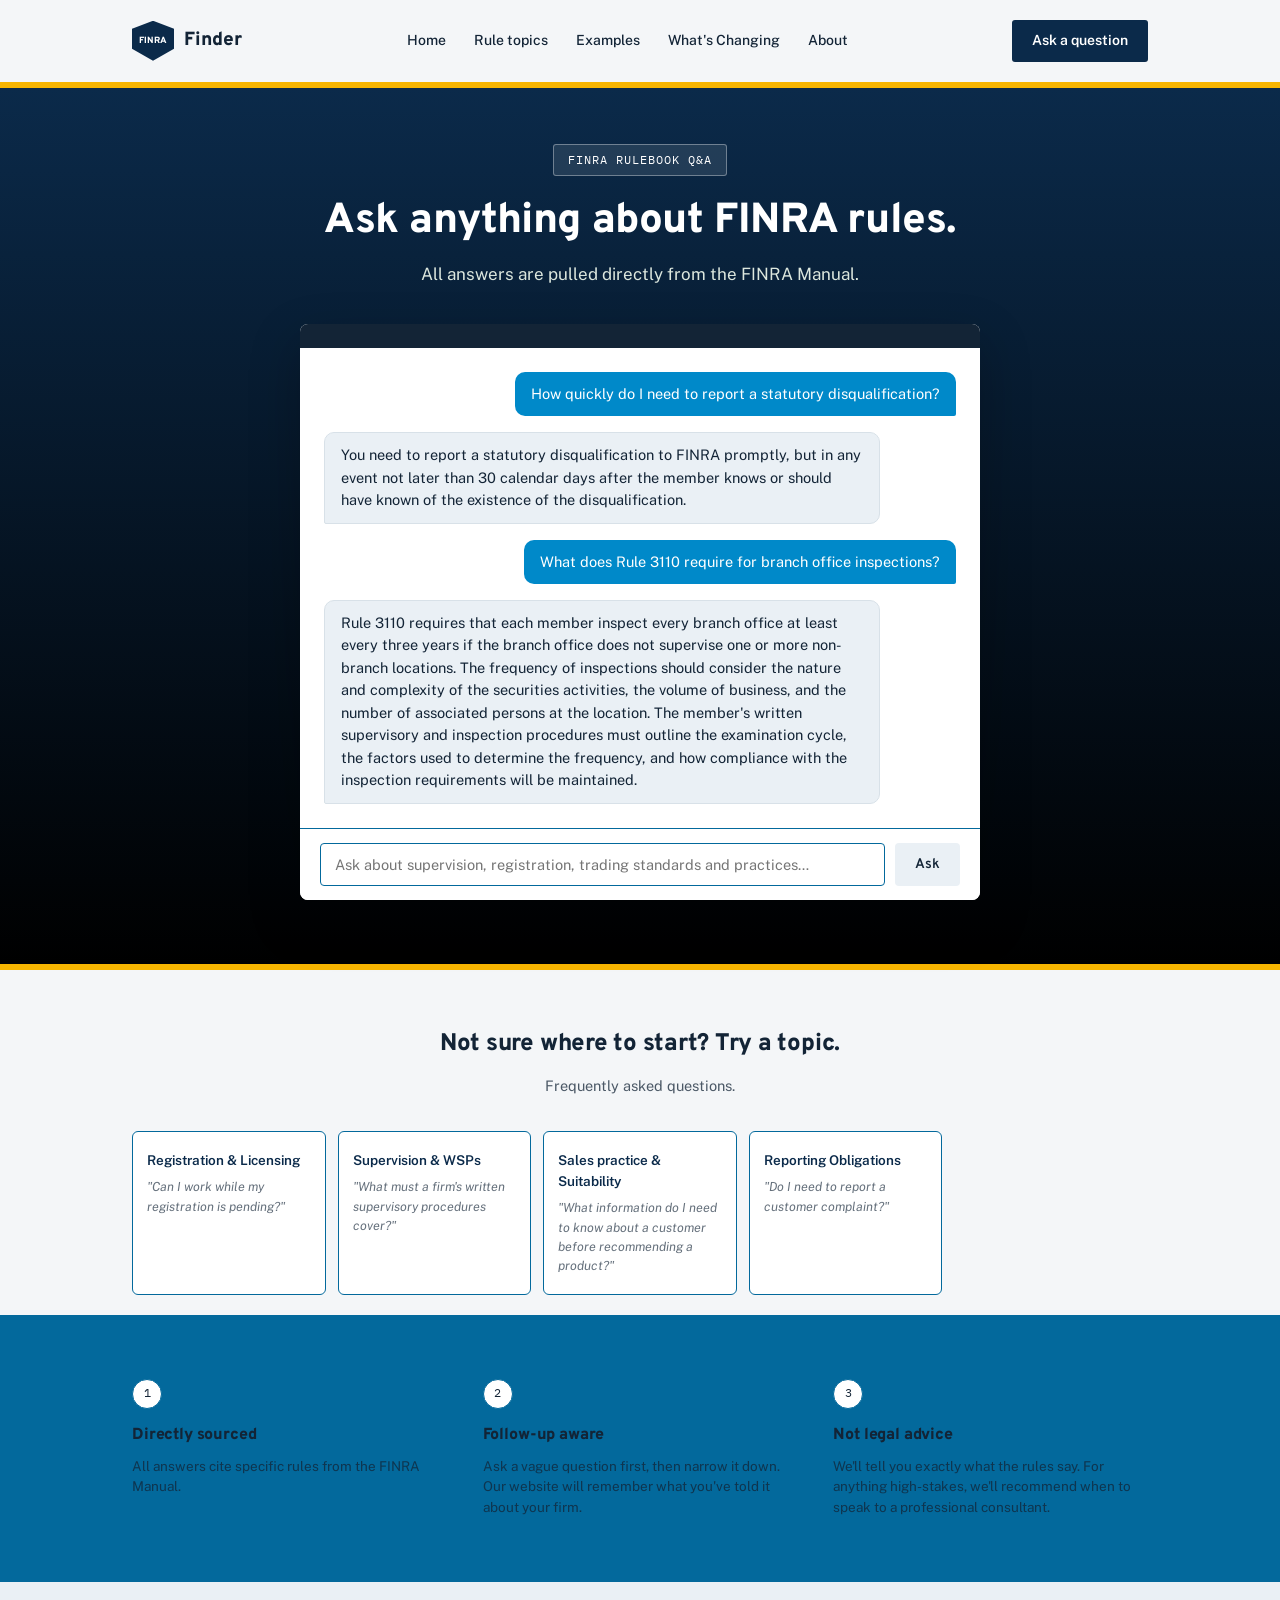
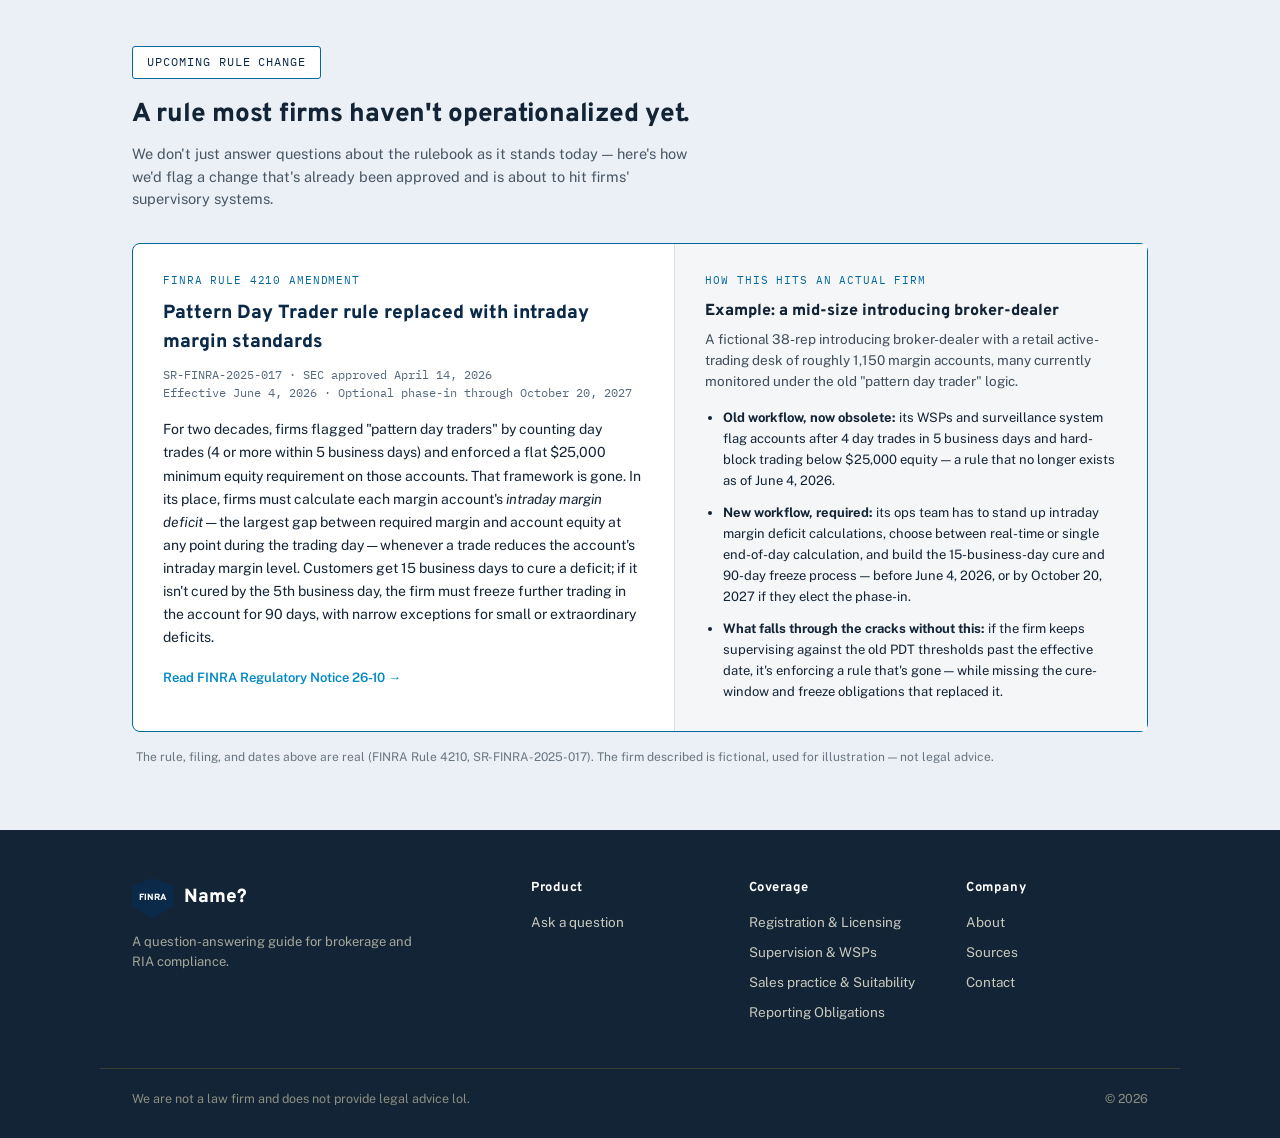
<file: index.html>
<!DOCTYPE html>
<html lang="en">
<head>
<meta charset="UTF-8">
<meta name="viewport" content="width=device-width, initial-scale=1.0">
<title>RAG — Ask anything about FINRA rules.</title>
<link rel="preconnect" href="https://fonts.googleapis.com">
<link href="https://fonts.googleapis.com/css2?family=Overpass:wght@400;600;800&family=Public+Sans:wght@400;500;600&family=IBM+Plex+Mono:wght@500&display=swap" rel="stylesheet">
<style>
  :root{
   --navy:#0B2A4A;
    --navy-dark:#000000;
    --blue:#0089C9;
    --blue-dark:#03699C;
    --bg:#F4F6F8;
    --panel:#EAF0F5;
    --border:#D8E1E8;
    --ink:#132436;
    --muted:#57697C;
    --white:#FFFFFF;
    --live:#2E9E5B;
    --gold:#F7B500;
  }
  *{box-sizing:border-box;}
  body{
    margin:0;
    background:var(--bg);
    color:var(--ink);
    font-family:'Public Sans',sans-serif;
    line-height:1.55;
  }
  h1,h2,h3,.display{
    font-family:'Overpass',sans-serif;
    font-weight:800;
    letter-spacing:-0.01em;
    margin:0;
  }
  .mono{
    font-family:'IBM Plex Mono',monospace;
    letter-spacing:0.02em;
  }
  a{color:var(--blue);}
  .wrap{max-width:1080px;margin:0 auto;padding:0 32px;}

  nav{
    display:flex;align-items:center;justify-content:space-between;
    padding:20px 32px;max-width:1080px;margin:0 auto;
  }
  .brand{display:flex;align-items:center;gap:10px;}
  .shield{
    width:42px;height:40px;background:var(--navy);
    clip-path:polygon(50% 0%,100% 20%,100% 70%,50% 100%,0% 70%,0% 20%);
    display:flex;align-items:center;justify-content:center;
    color:var(--white);font-family:'Overpass';font-weight:800;font-size:9px;letter-spacing:-0.02em;
  }
  .brand-name{font-family:'Overpass';font-weight:800;font-size:19px;color:var(--ink);}
  .nav-links{display:flex;gap:28px;font-size:14px;font-weight:500;}
  .nav-links a{color:var(--ink);text-decoration:none;}
  .nav-cta{
    background:var(--navy);color:var(--white);
    padding:10px 20px;border-radius:3px;font-size:14px;font-weight:600;
    text-decoration:none;
  }
  .hero{
    background:var(--navy);
    background-image:linear-gradient(var(--navy),var(--navy-dark));
    color:var(--white);
    border-top:6px solid var(--gold);
    border-bottom:6px solid var(--gold);
    padding:56px 32px 64px;
  }
  .hero-inner{max-width:900px;margin:0 auto;text-align:center;}
  .eyebrow-route{
    display:inline-flex;align-items:center;gap:10px;
    background:rgba(255,255,255,0.1);
    border:1px solid rgba(255,255,255,0.35);
    padding:6px 14px;border-radius:3px;
    font-family:'IBM Plex Mono';font-size:12px;letter-spacing:0.08em;
    margin-bottom:22px;
  }
  .hero h1{font-size:42px;line-height:1.12;color:var(--white);}
  .hero p.sub{font-size:17px;max-width:520px;margin:16px auto 0;color:#DCE7DE;}

  .chat-window{
    margin:36px auto 0;max-width:680px;text-align:left;
    background:var(--white);border-radius:8px;overflow:hidden;
    box-shadow:0 20px 50px rgba(0,0,0,0.25);
  }
  .chat-head{
    background:var(--ink);color:var(--white);padding:12px 18px;
    font-family:'IBM Plex Mono';font-size:12px;display:flex;justify-content:space-between;
  }
  .chat-body{padding:24px;display:flex;flex-direction:column;gap:16px;color:var(--ink);}
  .bubble-q{
    align-self:flex-end;background:var(--blue);color:var(--white);
    padding:11px 16px;border-radius:10px 10px 2px 10px;font-size:14.5px;max-width:80%;
  }
  .bubble-a{
    align-self:flex-start;background:var(--panel);border:1px solid var(--border);color:var(--ink);
    padding:11px 16px;border-radius:10px 10px 10px 2px;font-size:14.5px;max-width:88%;
  }
  .bubble-a .cite{
    display:inline-block;margin-top:8px;font-family:'IBM Plex Mono';font-size:11px;
    color:var(--muted);
  }
  .chat-input-row{
    border-top:1px solid var(--blue-dark);padding:14px 20px;
    display:flex;gap:10px;background:var(--white);
  }
  .chat-input-row input{
    flex:1;border:1px solid var(--blue-dark);border-radius:4px;
    padding:12px 14px;font-size:14.5px;font-family:'Public Sans';color:var(--ink);
  }
  .chat-input-row button{
    background:var(--panel);color:var(--ink);border:none;
    padding:0 20px;border-radius:4px;font-weight:600;font-size:14px;
    font-family:'Overpass';cursor:pointer;
  }
  .hero-hint{margin-top:16px;font-size:13px;color:#B7CBBB;}

  .topics{padding:56px 32px 20px;}
  .topics h2{font-size:24px;text-align:center;}
  .topics .lead{
    text-align:center;color:var(--ink);opacity:0.75;max-width:480px;
    margin:12px auto 34px;font-size:14.5px;
  }
  .chip-grid{
    display:grid;grid-template-columns:repeat(5,1fr);gap:12px;
  }
  .chip{
    background:var(--white);border:1px solid var(--blue-dark);
    border-radius:6px;padding:18px 14px;text-align:left;cursor:pointer;
    transition:border-color .15s;
  }
  .chip:hover{border-color:var(--navy);}
  .chip .chip-label{font-size:13.5px;font-weight:600;margin-bottom:6px;color:var(--navy);}
  .chip .chip-example{font-size:12.5px;color:var(--ink);opacity:0.65;font-style:italic;}

  .trust{padding:64px 32px;background:var(--blue-dark);}
  .trust-grid{display:grid;grid-template-columns:repeat(3,1fr);gap:36px;}
  .trust-item{}
  .trust-item .num{
    font-family:'IBM Plex Mono';font-size:12px;color:var(--ink);
    background:var(--white);border:1px solid var(--blue-dark);
    width:30px;height:30px;border-radius:50%;display:flex;align-items:center;justify-content:center;
    margin-bottom:14px;
  }
  .trust-item h3{font-size:16px;margin-bottom:8px;}
  .trust-item p{font-size:13.5px;opacity:0.75;margin:0;}
  
  .examples{padding:64px 32px;}
  .examples h2{font-size:26px;text-align:center;margin-bottom:8px;}
  .examples .lead{text-align:center;opacity:0.7;font-size:14.5px;margin-bottom:40px;}
  .qa-list{display:flex;flex-direction:column;gap:0;border-top:1px solid var(--blue-dark);}
  .qa-row{
    display:grid;grid-template-columns:1fr 40px;align-items:center;
    padding:18px 4px;border-bottom:1px solid var(--blue-dark);cursor:pointer;
  }
  .qa-row .qa-q{font-size:15px;font-weight:500;}
  .qa-row .qa-arrow{color:var(--navy);font-size:16px;text-align:right;}

  .radar{padding:64px 32px;background:var(--panel);}
  .radar .eyebrow-route{
    display:inline-flex;align-items:center;gap:10px;
    background:var(--white);border:1px solid var(--blue-dark);color:var(--navy);
    padding:6px 14px;border-radius:3px;
    font-family:'IBM Plex Mono';font-size:12px;letter-spacing:0.08em;
    margin-bottom:16px;
  }
  .radar h2{font-size:26px;margin-bottom:8px;}
  .radar .lead{opacity:0.75;font-size:14.5px;max-width:560px;margin:0 0 32px;}
  .radar-card{
    background:var(--white);border:1px solid var(--blue-dark);border-radius:8px;
    display:grid;grid-template-columns:1.15fr 1fr;
  }
  .radar-rule{padding:28px 30px;border-right:1px solid var(--border);}
  .radar-firm{padding:28px 30px;background:var(--bg);}
  .radar-rule-label,.radar-firm-label{
    font-family:'IBM Plex Mono';font-size:11px;letter-spacing:0.08em;color:var(--blue-dark);margin-bottom:10px;
  }
  .radar-rule-title{font-family:'Overpass';font-weight:800;font-size:19px;margin-bottom:8px;color:var(--navy);}
  .radar-rule-meta{font-family:'IBM Plex Mono';font-size:11.5px;color:var(--muted);margin-bottom:16px;line-height:1.6;}
  .radar-rule-body{font-size:14px;line-height:1.65;margin:0 0 16px;}
  .radar-source{font-size:13px;font-weight:600;text-decoration:none;}
  .radar-firm-name{font-family:'Overpass';font-weight:800;font-size:16px;margin-bottom:6px;}
  .radar-firm-desc{font-size:13.5px;opacity:0.8;margin:0 0 16px;}
  .radar-firm-impact{margin:0;padding-left:18px;display:flex;flex-direction:column;gap:12px;}
  .radar-firm-impact li{font-size:13px;line-height:1.6;}
  .radar-disclaimer{font-size:12px;opacity:0.6;margin:16px 4px 0;}

  .also{padding:12px 32px 70px;}
  .also-card{
    max-width:1016px;margin:0 auto;background:var(--white);border:1px solid var(--blue-dark);
    border-radius:8px;padding:26px 30px;display:flex;align-items:center;justify-content:space-between;gap:24px;
  }
  .also-card .also-copy h3{font-size:16px;margin-bottom:6px;}
  .also-card .also-copy p{font-size:13.5px;opacity:0.7;margin:0;max-width:440px;}
  .also-card .also-cta{
    background:var(--blue);border:1px solid var(--blue-dark);color:var(--ink);
    padding:10px 18px;border-radius:4px;font-size:13.5px;font-weight:600;text-decoration:none;
    white-space:nowrap;
  }

  footer{
    background:var(--ink);color:#C9CABF;padding:48px 32px 30px;
  }
  .footer-grid{display:grid;grid-template-columns:2fr 1fr 1fr 1fr;gap:36px;}
  footer h4{font-family:'Overpass';color:var(--white);font-size:13px;margin:0 0 14px;letter-spacing:0.04em;}
  footer a{color:#C9CABF;text-decoration:none;font-size:13.5px;display:block;margin-bottom:9px;}
  .footer-bottom{
    max-width:1080px;margin:36px auto 0;padding-top:20px;border-top:1px solid #3A3D31;
    font-size:12.5px;color:#8C8E80;display:flex;justify-content:space-between;
  }

  @media (max-width:800px){
    .chip-grid{grid-template-columns:1fr 1fr;}
    .trust-grid{grid-template-columns:1fr;}
    .footer-grid{grid-template-columns:1fr 1fr;}
    .hero h1{font-size:30px;}
    .also-card{flex-direction:column;align-items:flex-start;}
    .radar-card{grid-template-columns:1fr;}
    .radar-rule{border-right:none;border-bottom:1px solid var(--border);}
  }
</style>
</head>
<body>

<nav>
  <div class="brand">
    <div class="shield">FINRA</div>
    <div class="brand-name">Finder</div>
  </div>
  <div class="nav-links">
    <a href="#">Home</a>
    <a href="#">Rule topics</a>
    <a href="#">Examples</a>
    <a href="#whats-changing">What's Changing</a>
    <a href="#">About</a>
  </div>
  <a href="chat.html" class="nav-cta">Ask a question</a>
</nav>

<section class="hero">
  <div class="hero-inner">
    <div class="eyebrow-route">FINRA RULEBOOK Q&A</div>
    <h1>Ask anything about FINRA rules.</h1>
    <p class="sub">All answers are pulled directly from the FINRA Manual.</p>

    <div class="chat-window">
      <div class="chat-head">
      </div>
      <div class="chat-body">
        <div class="bubble-q">How quickly do I need to report a statutory disqualification?</div>
        <div class="bubble-a">
          You need to report a statutory disqualification to FINRA promptly, but in any event not later than 30 calendar days after the member knows or should have known of the existence of the disqualification.
        </div>
        <div class="bubble-q">What does Rule 3110 require for branch office inspections?</div>
        <div class="bubble-a">
          Rule 3110 requires that each member inspect every branch office at least every three years if the branch office does not supervise one or more non-branch locations. The frequency of inspections should consider the nature and complexity of the securities activities, the volume of business, and the number of associated persons at the location. The member's written supervisory and inspection procedures must outline the examination cycle, the factors used to determine the frequency, and how compliance with the inspection requirements will be maintained.
        </div>
      </div>
      <div class="chat-input-row">
        <input type="text" placeholder="Ask about supervision, registration, trading standards and practices…">
        <button>Ask</button>
      </div>
    </div>
  </div>
</section>

<section class="topics">
  <div class="wrap">
    <h2>Not sure where to start? Try a topic.</h2>
    <p class="lead">Frequently asked questions.</p>
    <div class="chip-grid">
      <div class="chip">
        <div class="chip-label">Registration & Licensing</div>
        <div class="chip-example">"Can I work while my registration is pending?"</div>
      </div>
      <div class="chip">
        <div class="chip-label">Supervision & WSPs</div>
        <div class="chip-example">"What must a firm's written supervisory procedures cover?"</div>
      </div>
      <div class="chip">
        <div class="chip-label">Sales practice & Suitability</div>
        <div class="chip-example">"What information do I need to know about a customer before recommending a product?"</div>
      </div>
      <div class="chip">
        <div class="chip-label">Reporting Obligations</div>
        <div class="chip-example">"Do I need to report a customer complaint?"</div>
      </div>
    </div>
  </div>
</section>

<section class="trust">
  <div class="wrap">
    <div class="trust-grid">
      <div class="trust-item">
        <div class="num">1</div>
        <h3>Directly sourced</h3>
        <p>All answers cite specific rules from the FINRA Manual.</p>
      </div>
      <div class="trust-item">
        <div class="num">2</div>
        <h3>Follow-up aware</h3>
        <p>Ask a vague question first, then narrow it down. Our website will remember what you've told it about your firm.</p>
      </div>
      <div class="trust-item">
        <div class="num">3</div>
        <h3>Not legal advice</h3>
        <p>We'll tell you exactly what the rules say. For anything high-stakes, we'll recommend when to speak to a professional consultant.</p>
      </div>
    </div>
  </div>
</section>

<section class="radar" id="whats-changing">
  <div class="wrap">
    <div class="eyebrow-route">UPCOMING RULE CHANGE</div>
    <h2>A rule most firms haven't operationalized yet.</h2>
    <p class="lead">We don't just answer questions about the rulebook as it stands today — here's how we'd flag a change that's already been approved and is about to hit firms' supervisory systems.</p>

    <div class="radar-card">
      <div class="radar-rule">
        <div class="radar-rule-label">FINRA RULE 4210 AMENDMENT</div>
        <div class="radar-rule-title">Pattern Day Trader rule replaced with intraday margin standards</div>
        <div class="radar-rule-meta">SR-FINRA-2025-017 · SEC approved April 14, 2026<br>Effective June 4, 2026 · Optional phase-in through October 20, 2027</div>
        <p class="radar-rule-body">
          For two decades, firms flagged "pattern day traders" by counting day trades (4 or more within 5 business days) and enforced a flat $25,000 minimum equity requirement on those accounts. That framework is gone. In its place, firms must calculate each margin account's <em>intraday margin deficit</em> — the largest gap between required margin and account equity at any point during the trading day — whenever a trade reduces the account's intraday margin level. Customers get 15 business days to cure a deficit; if it isn't cured by the 5th business day, the firm must freeze further trading in the account for 90 days, with narrow exceptions for small or extraordinary deficits.
        </p>
        <a class="radar-source" href="https://www.finra.org/rules-guidance/notices/26-10" target="_blank" rel="noopener">Read FINRA Regulatory Notice 26-10 →</a>
      </div>
      <div class="radar-firm">
        <div class="radar-firm-label">HOW THIS HITS AN ACTUAL FIRM</div>
        <div class="radar-firm-name">Example: a mid-size introducing broker-dealer</div>
        <p class="radar-firm-desc">A fictional 38-rep introducing broker-dealer with a retail active-trading desk of roughly 1,150 margin accounts, many currently monitored under the old "pattern day trader" logic.</p>
        <ul class="radar-firm-impact">
          <li><strong>Old workflow, now obsolete:</strong> its WSPs and surveillance system flag accounts after 4 day trades in 5 business days and hard-block trading below $25,000 equity — a rule that no longer exists as of June 4, 2026.</li>
          <li><strong>New workflow, required:</strong> its ops team has to stand up intraday margin deficit calculations, choose between real-time or single end-of-day calculation, and build the 15-business-day cure and 90-day freeze process — before June 4, 2026, or by October 20, 2027 if they elect the phase-in.</li>
          <li><strong>What falls through the cracks without this:</strong> if the firm keeps supervising against the old PDT thresholds past the effective date, it's enforcing a rule that's gone — while missing the cure-window and freeze obligations that replaced it.</li>
        </ul>
      </div>
    </div>
    <p class="radar-disclaimer">The rule, filing, and dates above are real (FINRA Rule 4210, SR-FINRA-2025-017). The firm described is fictional, used for illustration — not legal advice.</p>
  </div>
</section>

<footer>
  <div class="wrap footer-grid">
    <div>
      <div class="brand" style="margin-bottom:14px;">
        <div class="shield">FINRA</div>
        <div class="brand-name" style="color:var(--white);">Name?</div>
      </div>
      <p style="font-size:13px;max-width:280px;color:#A5A79A;">A question-answering guide for brokerage and RIA compliance.</p>
    </div>
    <div>
      <h4>Product</h4>
      <a href="chat.html">Ask a question</a>
    </div>
    <div>
      <h4>Coverage</h4>
      <a href="#">Registration & Licensing</a>
      <a href="#">Supervision & WSPs</a>
      <a href="#">Sales practice & Suitability</a>
       <a href="#">Reporting Obligations</a>
    </div>
    <div>
      <h4>Company</h4>
      <a href="#">About</a>
      <a href="#">Sources</a>
      <a href="#">Contact</a>
    </div>
  </div>
  <div class="footer-bottom wrap">
    <span>We are not a law firm and does not provide legal advice lol.</span>
    <span>© 2026</span>
  </div>
</footer>

</body>
</html>
</file>
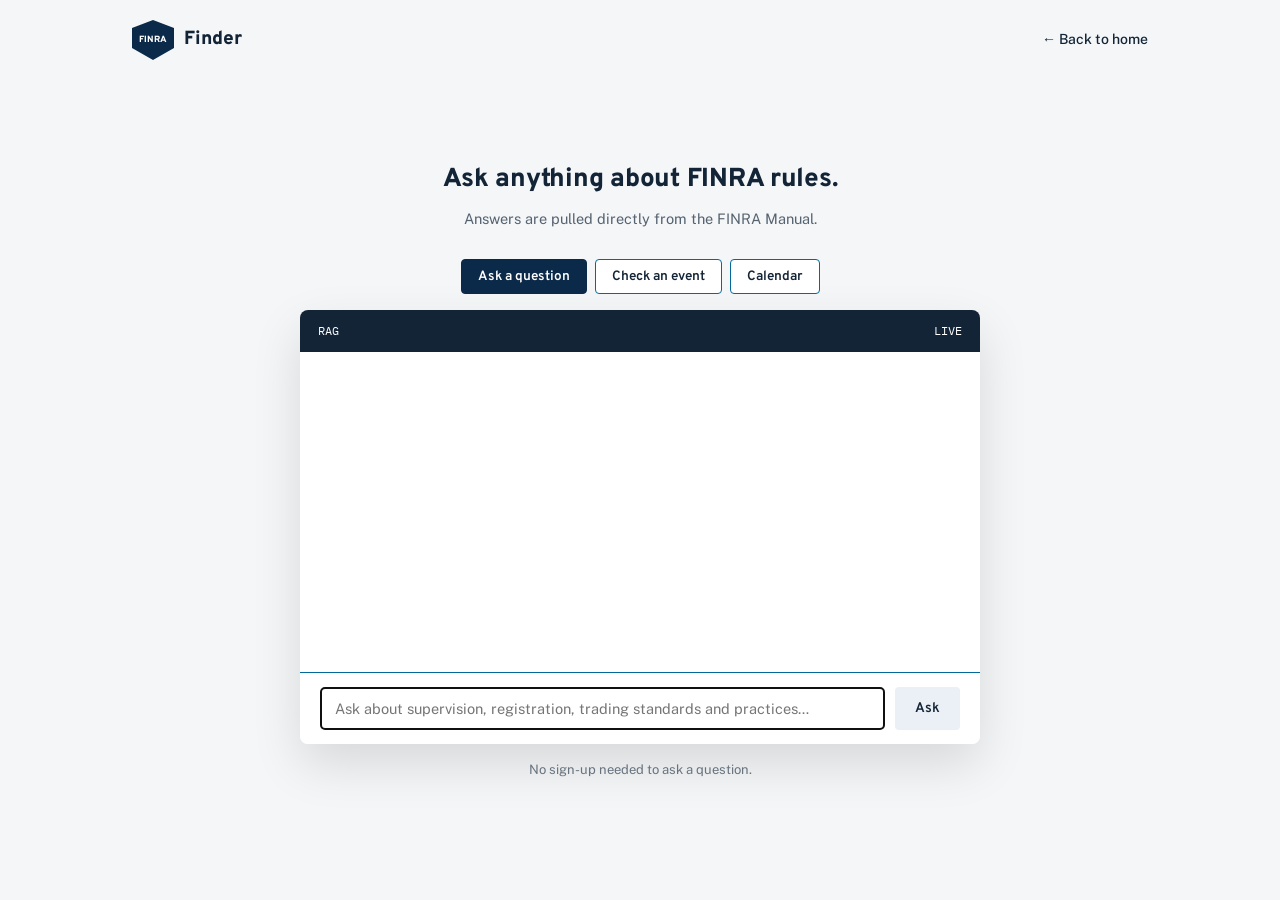
<file: chat.html>
<!DOCTYPE html>
<html lang="en">
<head>
<meta charset="UTF-8">
<meta name="viewport" content="width=device-width, initial-scale=1.0">
<title>Ask a question — FINRA rules</title>
<link rel="preconnect" href="https://fonts.googleapis.com">
<link href="https://fonts.googleapis.com/css2?family=Overpass:wght@400;600;800&family=Public+Sans:wght@400;500;600&family=IBM+Plex+Mono:wght@500&display=swap" rel="stylesheet">
<style>
  :root{
    --navy:#0B2A4A;
    --navy-dark:#071B30;
    --blue:#0089C9;
    --blue-dark:#03699C;
    --bg:#F4F6F8;
    --panel:#EAF0F5;
    --border:#D8E1E8;
    --ink:#132436;
    --muted:#57697C;
    --white:#FFFFFF;
  }
  *{box-sizing:border-box;}
  html,body{height:100%;}
  body{
    margin:0;
    background:var(--bg);
    color:var(--ink);
    font-family:'Public Sans',sans-serif;
    line-height:1.55;
    display:flex;flex-direction:column;
  }
  .mono{font-family:'IBM Plex Mono',monospace;letter-spacing:0.02em;}

  nav{
    display:flex;align-items:center;justify-content:space-between;
    padding:20px 32px;max-width:1080px;margin:0 auto;width:100%;
  }
  .brand{display:flex;align-items:center;gap:10px;text-decoration:none;}
  .shield{
    width:42px;height:40px;background:var(--navy);
    clip-path:polygon(50% 0%,100% 20%,100% 70%,50% 100%,0% 70%,0% 20%);
    display:flex;align-items:center;justify-content:center;
    color:var(--white);font-family:'Overpass';font-weight:800;font-size:9px;letter-spacing:-0.02em;
  }
  .brand-name{font-family:'Overpass',sans-serif;font-weight:800;font-size:19px;color:var(--ink);}
  .nav-back{color:var(--ink);text-decoration:none;font-size:14px;font-weight:500;}

  main{
    flex:1;display:flex;align-items:center;justify-content:center;
    padding:20px 32px 60px;
  }
  .chat-page-inner{width:100%;max-width:680px;}
  .chat-page-inner h1{
    font-family:'Overpass',sans-serif;font-weight:800;letter-spacing:-0.01em;
    font-size:26px;text-align:center;margin:0 0 8px;
  }
  .chat-page-inner p.sub{
    text-align:center;font-size:14.5px;opacity:0.7;margin:0 0 28px;
  }

  .chat-window{
    background:var(--white);border-radius:8px;overflow:hidden;
    box-shadow:0 20px 50px rgba(0,0,0,0.12);
    display:flex;flex-direction:column;
  }
  .chat-head{
    background:var(--ink);color:var(--white);padding:12px 18px;
    font-family:'IBM Plex Mono';font-size:12px;display:flex;justify-content:space-between;
  }
  .chat-body{
    padding:24px;display:flex;flex-direction:column;gap:16px;color:var(--ink);
    min-height:320px;max-height:55vh;overflow-y:auto;
  }
  .bubble-q{
    align-self:flex-end;background:var(--blue);color:var(--white);
    padding:11px 16px;border-radius:10px 10px 2px 10px;font-size:14.5px;max-width:80%;
    white-space:pre-wrap;
  }
  .bubble-a{
    align-self:flex-start;background:var(--panel);border:1px solid var(--border);color:var(--ink);
    padding:11px 16px;border-radius:10px 10px 10px 2px;font-size:14.5px;max-width:88%;
    white-space:pre-wrap;
  }
  .chat-input-row{
    border-top:1px solid var(--blue-dark);padding:14px 20px;
    display:flex;gap:10px;background:var(--white);
  }
  .chat-input-row input{
    flex:1;border:1px solid var(--blue-dark);border-radius:4px;
    padding:12px 14px;font-size:14.5px;font-family:'Public Sans';color:var(--ink);
  }
  .chat-input-row button{
    background:var(--panel);color:var(--ink);border:none;
    padding:0 20px;border-radius:4px;font-weight:600;font-size:14px;
    font-family:'Overpass';cursor:pointer;
  }
  .chat-input-row button:disabled{opacity:0.6;cursor:default;}
  .hero-hint{margin-top:16px;font-size:13px;opacity:0.6;text-align:center;}

  .mode-tabs{display:flex;gap:8px;justify-content:center;margin-bottom:16px;}
  .mode-tab{
    background:var(--white);border:1px solid var(--blue-dark);color:var(--ink);
    padding:8px 16px;border-radius:4px;font-size:13.5px;font-weight:600;
    font-family:'Overpass';cursor:pointer;
  }
  .mode-tab.active{background:var(--navy);color:var(--white);border-color:var(--navy);}

  .event-picker{padding:18px 20px;border-top:1px solid var(--blue-dark);background:var(--white);}
  .event-grid{display:grid;grid-template-columns:1fr 1fr;gap:10px;}
  .event-chip{
    background:var(--panel);border:1px solid var(--border);border-radius:6px;
    padding:12px 14px;text-align:left;cursor:pointer;font-family:'Public Sans';
  }
  .event-chip:hover{border-color:var(--navy);}
  .event-chip .event-label{font-size:13.5px;font-weight:600;color:var(--navy);margin-bottom:4px;}
  .event-chip .event-hint{font-size:12px;color:var(--muted);}
  .event-refine{display:flex;gap:8px;margin-top:14px;}
  .event-refine input{
    flex:1;border:1px solid var(--blue-dark);border-radius:4px;
    padding:10px 12px;font-size:13.5px;font-family:'Public Sans';color:var(--ink);
  }
  .event-refine button{
    background:var(--panel);color:var(--ink);border:none;
    padding:0 16px;border-radius:4px;font-weight:600;font-size:13px;
    font-family:'Overpass';cursor:pointer;
  }

  .checklist-block{max-width:100%!important;width:100%;}
  .checklist-text{white-space:pre-wrap;margin-bottom:12px;}
  .checklist-disclaimer{font-size:11px;color:var(--muted);margin:0 0 14px;line-height:1.5;}
  .checklist-anchor-row{
    display:flex;align-items:center;gap:8px;margin:4px 0 12px;
    font-size:12.5px;color:var(--muted);
  }
  .checklist-anchor-row input{
    border:1px solid var(--border);border-radius:4px;padding:5px 8px;
    font-size:12.5px;font-family:'Public Sans';color:var(--ink);
  }
  .checklist-items{display:flex;flex-direction:column;gap:8px;}
  .checklist-item-row{
    display:flex;align-items:center;justify-content:space-between;gap:10px;
    background:var(--white);border:1px solid var(--border);border-radius:6px;
    padding:10px 12px;
  }
  .checklist-item-obligation{font-size:13px;font-weight:600;color:var(--ink);}
  .checklist-item-meta{font-size:11.5px;color:var(--muted);margin-top:2px;}
  .checklist-add-btn{
    flex-shrink:0;background:var(--white);border:1px solid var(--blue-dark);color:var(--navy);
    padding:6px 12px;border-radius:4px;font-size:12px;font-weight:600;
    font-family:'Overpass';cursor:pointer;white-space:nowrap;
  }
  .checklist-add-btn:disabled{opacity:0.55;cursor:default;border-color:var(--border);color:var(--muted);}

  .calendar-view{padding:22px 20px;overflow-y:auto;max-height:55vh;}
  .cal-settings{margin-bottom:20px;font-size:12.5px;}
  .cal-settings summary{cursor:pointer;font-weight:600;color:var(--navy);}
  .cal-settings-form{display:grid;grid-template-columns:1fr 1fr;gap:10px;margin-top:12px;}
  .cal-settings-row{display:flex;flex-direction:column;gap:4px;}
  .cal-settings-row label{font-size:11.5px;color:var(--muted);}
  .cal-settings-row input{
    border:1px solid var(--border);border-radius:4px;padding:6px 8px;
    font-size:12.5px;font-family:'IBM Plex Mono';color:var(--ink);
  }
  .cal-section{margin-bottom:26px;}
  .cal-section h3{font-size:14px;margin:0 0 4px;}
  .cal-note{font-size:12px;color:var(--muted);margin:0 0 12px;}
  .cal-row{
    display:flex;align-items:center;gap:10px;
    padding:10px 0;border-bottom:1px solid var(--border);
  }
  .cal-row-main{flex:1;}
  .cal-row-title{font-size:13.5px;font-weight:600;color:var(--ink);}
  .cal-row-meta{font-size:11.5px;color:var(--muted);margin-top:2px;}
  .cal-row-badge{
    flex-shrink:0;font-family:'IBM Plex Mono';font-size:11px;color:var(--navy);
    background:var(--panel);border:1px solid var(--border);border-radius:4px;padding:4px 8px;
  }
  .cal-row-badge-soon{color:var(--white);background:var(--blue);border-color:var(--blue-dark);}
  .cal-row-remove{
    flex-shrink:0;background:none;border:none;color:var(--muted);font-size:16px;
    cursor:pointer;line-height:1;padding:0 4px;
  }
  .cal-row-remove:hover{color:var(--ink);}

  @media (max-width:600px){
    .chat-body{max-height:none;}
    .event-grid{grid-template-columns:1fr;}
    .cal-settings-form{grid-template-columns:1fr;}
  }
</style>
</head>
<body>

<nav>
  <a href="index.html" class="brand">
    <div class="shield">FINRA</div>
    <div class="brand-name">Finder</div>
  </a>
  <a href="index.html" class="nav-back">← Back to home</a>
</nav>

<main>
  <div class="chat-page-inner">
    <h1>Ask anything about FINRA rules.</h1>
    <p class="sub">Answers are pulled directly from the FINRA Manual.</p>

    <div class="mode-tabs">
      <button class="mode-tab active" data-mode="ask" id="tabAsk">Ask a question</button>
      <button class="mode-tab" data-mode="event" id="tabEvent">Check an event</button>
      <button class="mode-tab" data-mode="calendar" id="tabCalendar">Calendar</button>
    </div>

    <div class="chat-window">
      <div class="chat-head">
        <span>RAG</span>
        <span>LIVE</span>
      </div>
      <div class="chat-body" id="chatBody"></div>
      <div class="calendar-view" id="calendarView" style="display:none;"></div>
      <div class="chat-input-row" id="askInputRow">
        <input type="text" id="chatInput" placeholder="Ask about supervision, registration, trading standards and practices…" autofocus>
        <button id="chatBtn">Ask</button>
      </div>
      <div class="event-picker" id="eventPicker" style="display:none;">
        <div class="event-grid" id="eventGrid"></div>
        <div class="event-refine" id="eventRefine" style="display:none;">
          <input type="text" id="eventContext" placeholder="Add context: firm type, state, headcount…">
          <button id="eventRefineBtn">Refine</button>
        </div>
      </div>
    </div>
    <div class="hero-hint" id="modeHint">No sign-up needed to ask a question.</div>
  </div>
</main>

<script>
(function(){
  const chatBody = document.getElementById('chatBody');
  const input = document.getElementById('chatInput');
  const btn = document.getElementById('chatBtn');
  const askInputRow = document.getElementById('askInputRow');
  const eventPicker = document.getElementById('eventPicker');
  const eventGrid = document.getElementById('eventGrid');
  const eventRefine = document.getElementById('eventRefine');
  const eventContext = document.getElementById('eventContext');
  const eventRefineBtn = document.getElementById('eventRefineBtn');
  const calendarView = document.getElementById('calendarView');
  const modeHint = document.getElementById('modeHint');
  const modeTabs = document.querySelectorAll('.mode-tab');
  let chatHistory = [];

  const EVENTS = [
    { id: 'onboard_rep', label: 'Onboard a rep', hint: 'New hire who will register as a rep' },
    { id: 'terminate_rep', label: 'Terminate a rep', hint: 'Rep leaving the firm' },
    { id: 'open_branch', label: 'Open a branch office', hint: 'New branch or OSJ location' },
    { id: 'aum_headcount_threshold', label: 'Cross an AUM/headcount threshold', hint: 'Firm growth trips new obligations' },
    { id: 'customer_complaint', label: 'Receive a customer complaint', hint: 'A written complaint just came in' },
    { id: 'outside_business_activity', label: 'Rep wants an outside business activity', hint: 'OBA or private securities transaction' },
  ];
  const ANCHOR_LABELS = {
    onboard_rep: 'Hire date',
    terminate_rep: 'Termination date',
    open_branch: 'Branch open date',
    aum_headcount_threshold: 'Threshold crossed date',
    customer_complaint: 'Complaint received date',
    outside_business_activity: 'Request date',
  };
  let activeEventId = null;

  // ---- calendar persistence (localStorage-backed, no server storage needed) ----
  const CAL_EVENTS_KEY = 'owaste_calendar_events';
  const CAL_PROFILE_KEY = 'owaste_firm_profile';
  const DEFAULT_FIRM_PROFILE = {
    certAnniversary: '03-31',
    fiscalYearEnd: '12-31',
    regAnniversary: '11-15',
    complianceMeeting: '10-01',
  };

  function getCalendarEvents(){
    try { return JSON.parse(localStorage.getItem(CAL_EVENTS_KEY)) || []; }
    catch(e){ return []; }
  }
  function saveCalendarEvents(events){
    localStorage.setItem(CAL_EVENTS_KEY, JSON.stringify(events));
  }
  function addCalendarEvent(entry){
    const events = getCalendarEvents();
    events.push(Object.assign({
      id: 'cal_' + Date.now() + '_' + Math.random().toString(36).slice(2, 7),
      addedAt: new Date().toISOString(),
    }, entry));
    saveCalendarEvents(events);
  }
  function removeCalendarEvent(id){
    saveCalendarEvents(getCalendarEvents().filter(function(e){ return e.id !== id; }));
    renderCalendarTab();
  }

  function getFirmProfile(){
    try { return Object.assign({}, DEFAULT_FIRM_PROFILE, JSON.parse(localStorage.getItem(CAL_PROFILE_KEY)) || {}); }
    catch(e){ return Object.assign({}, DEFAULT_FIRM_PROFILE); }
  }
  function saveFirmProfile(profile){
    localStorage.setItem(CAL_PROFILE_KEY, JSON.stringify(profile));
  }

  // ---- date math ----
  function addDays(date, days){
    const d = new Date(date);
    d.setDate(d.getDate() + days);
    return d;
  }
  function toISODate(date){
    return date.toISOString().slice(0, 10);
  }
  function daysUntil(isoDate){
    if(!isoDate) return null;
    const due = new Date(isoDate + 'T00:00:00');
    const today = new Date();
    today.setHours(0, 0, 0, 0);
    return Math.round((due - today) / 86400000);
  }
  function nextOccurrence(monthDay, today){
    const parts = (monthDay || '01-01').split('-').map(Number);
    let candidate = new Date(today.getFullYear(), parts[0] - 1, parts[1]);
    if(candidate < today) candidate.setFullYear(candidate.getFullYear() + 1);
    return candidate;
  }
  function mostRecentOccurrence(monthDay, today){
    const parts = (monthDay || '01-01').split('-').map(Number);
    let candidate = new Date(today.getFullYear(), parts[0] - 1, parts[1]);
    if(candidate > today) candidate.setFullYear(candidate.getFullYear() - 1);
    return candidate;
  }
  function computeRecurringDeadlines(profile, today){
    const items = [
      {
        title: 'Annual CEO Certification',
        rule: 'FINRA Rule 3130',
        dueDate: nextOccurrence(profile.certAnniversary, today),
        note: 'Recurs annually on your firm\'s designated certification date.',
      },
      {
        title: 'CE Regulatory Element window',
        rule: 'FINRA Rule 1240',
        dueDate: nextOccurrence(profile.regAnniversary, today),
        note: 'Recurs annually around each registered person\'s registration anniversary.',
      },
      {
        title: 'Annual Compliance Meeting',
        rule: 'NASD IM-3010 / FINRA Rule 3110',
        dueDate: nextOccurrence(profile.complianceMeeting, today),
        note: 'Firm-scheduled annual meeting date.',
      },
    ];
    let fyEnd = mostRecentOccurrence(profile.fiscalYearEnd, today);
    let reportDue = addDays(fyEnd, 120);
    if(reportDue < today){
      fyEnd = new Date(fyEnd.getFullYear() + 1, fyEnd.getMonth(), fyEnd.getDate());
      reportDue = addDays(fyEnd, 120);
    }
    items.push({
      title: 'Supervisory Controls Report',
      rule: 'FINRA Rule 3120',
      dueDate: reportDue,
      note: 'Approximate — due ~120 days after fiscal year end.',
    });
    return items.sort(function(a, b){ return a.dueDate - b.dueDate; });
  }

  function addBubble(role, text){
    const div = document.createElement('div');
    div.className = role === 'human' ? 'bubble-q' : 'bubble-a';
    div.textContent = text;
    chatBody.appendChild(div);
    chatBody.scrollTop = chatBody.scrollHeight;
    return div;
  }

  function renderChecklistBlock(eventId, eventLabel, checklistText, items){
    const wrap = document.createElement('div');
    wrap.className = 'bubble-a checklist-block';

    const text = document.createElement('div');
    text.className = 'checklist-text';
    text.textContent = checklistText;
    wrap.appendChild(text);

    const disclaimer = document.createElement('div');
    disclaimer.className = 'checklist-disclaimer';
    disclaimer.textContent = 'Obligations and deadlines are extracted from the FINRA rulebook by AI — verify against the rule text before relying on them. Not legal advice.';
    wrap.appendChild(disclaimer);

    if(items && items.length){
      const anchorRow = document.createElement('div');
      anchorRow.className = 'checklist-anchor-row';
      const anchorLabelEl = document.createElement('label');
      anchorLabelEl.textContent = (ANCHOR_LABELS[eventId] || 'Event date') + ':';
      const anchorInput = document.createElement('input');
      anchorInput.type = 'date';
      anchorInput.value = toISODate(new Date());
      anchorRow.appendChild(anchorLabelEl);
      anchorRow.appendChild(anchorInput);
      wrap.appendChild(anchorRow);

      const list = document.createElement('div');
      list.className = 'checklist-items';
      items.forEach(function(item){
        const row = document.createElement('div');
        row.className = 'checklist-item-row';

        const info = document.createElement('div');
        const obligationEl = document.createElement('div');
        obligationEl.className = 'checklist-item-obligation';
        obligationEl.textContent = item.obligation;
        const metaEl = document.createElement('div');
        metaEl.className = 'checklist-item-meta';
        metaEl.textContent = item.rule + ' — ' + item.deadline;
        info.appendChild(obligationEl);
        info.appendChild(metaEl);

        const addBtn = document.createElement('button');
        addBtn.className = 'checklist-add-btn';
        addBtn.textContent = '+ Add to calendar';
        addBtn.addEventListener('click', function(){
          const anchor = new Date(anchorInput.value + 'T00:00:00');
          const dueDate = item.due_days != null ? toISODate(addDays(anchor, item.due_days)) : null;
          addCalendarEvent({
            title: item.obligation,
            rule: item.rule,
            category: item.category,
            deadlineText: item.deadline,
            dueDate: dueDate,
            source: eventLabel,
          });
          addBtn.textContent = 'Added ✓';
          addBtn.disabled = true;
        });

        row.appendChild(info);
        row.appendChild(addBtn);
        list.appendChild(row);
      });
      wrap.appendChild(list);
    }

    chatBody.appendChild(wrap);
    chatBody.scrollTop = chatBody.scrollHeight;
    return wrap;
  }

  async function send(){
    const question = input.value.trim();
    if(!question || btn.disabled) return;
    input.value = '';
    btn.disabled = true;
    addBubble('human', question);
    const answerBubble = addBubble('ai', 'Thinking…');

    try {
      const res = await fetch('/api/ask', {
        method: 'POST',
        headers: {'Content-Type':'application/json'},
        body: JSON.stringify({ question, chat_history: chatHistory })
      });
      const data = await res.json();
      if(!res.ok){
        answerBubble.textContent = data.error || 'Something went wrong. Please try again.';
      } else {
        chatHistory = data.chat_history;
        answerBubble.textContent = data.answer;
        if(data.event_id){
          renderChecklistBlock(data.event_id, data.event_label, data.checklist, data.items);
          activeEventId = data.event_id;
          setMode('event');
          eventRefine.style.display = 'flex';
        }
      }
    } catch (err) {
      answerBubble.textContent = 'Could not reach the server. Please try again.';
    } finally {
      btn.disabled = false;
      input.focus();
    }
  }

  btn.addEventListener('click', send);
  input.addEventListener('keydown', function(e){
    if(e.key === 'Enter') send();
  });

  function renderEventGrid(){
    eventGrid.innerHTML = '';
    EVENTS.forEach(function(ev){
      const chip = document.createElement('button');
      chip.className = 'event-chip';
      const label = document.createElement('div');
      label.className = 'event-label';
      label.textContent = ev.label;
      const hint = document.createElement('div');
      hint.className = 'event-hint';
      hint.textContent = ev.hint;
      chip.appendChild(label);
      chip.appendChild(hint);
      chip.addEventListener('click', function(){ runEvent(ev); });
      eventGrid.appendChild(chip);
    });
  }

  async function runEvent(ev, context){
    activeEventId = ev.id;
    addBubble('human', ev.label + (context ? ` — ${context}` : ''));
    const answerBubble = addBubble('ai', 'Generating checklist…');
    eventRefine.style.display = 'flex';
    eventContext.value = '';

    try {
      const res = await fetch('/api/event', {
        method: 'POST',
        headers: {'Content-Type':'application/json'},
        body: JSON.stringify({ event_id: ev.id, context: context || '' })
      });
      const data = await res.json();
      answerBubble.remove();
      if(!res.ok){
        addBubble('ai', data.error || 'Something went wrong. Please try again.');
      } else {
        renderChecklistBlock(ev.id, ev.label, data.checklist, data.items);
      }
    } catch (err) {
      answerBubble.remove();
      addBubble('ai', 'Could not reach the server. Please try again.');
    }
  }

  eventRefineBtn.addEventListener('click', function(){
    const context = eventContext.value.trim();
    const ev = EVENTS.find(function(e){ return e.id === activeEventId; });
    if(!ev || !context) return;
    runEvent(ev, context);
  });
  eventContext.addEventListener('keydown', function(e){
    if(e.key === 'Enter') eventRefineBtn.click();
  });

  function renderCalRow(item, removable){
    const row = document.createElement('div');
    row.className = 'cal-row';

    const main = document.createElement('div');
    main.className = 'cal-row-main';
    const titleEl = document.createElement('div');
    titleEl.className = 'cal-row-title';
    titleEl.textContent = item.title;
    const metaEl = document.createElement('div');
    metaEl.className = 'cal-row-meta';
    const rulePart = item.rule ? item.rule + ' — ' : '';
    metaEl.textContent = item.dueDate
      ? rulePart + item.dueDate
      : rulePart + 'date TBD — ' + (item.deadlineText || item.note || 'see obligation text');
    main.appendChild(titleEl);
    main.appendChild(metaEl);
    row.appendChild(main);

    const badge = document.createElement('div');
    badge.className = 'cal-row-badge';
    const d = daysUntil(item.dueDate);
    badge.textContent = d === null ? '—' : (d < 0 ? 'overdue' : d === 0 ? 'today' : `in ${d}d`);
    if(d !== null && d <= 14) badge.classList.add('cal-row-badge-soon');
    row.appendChild(badge);

    if(removable){
      const rm = document.createElement('button');
      rm.className = 'cal-row-remove';
      rm.textContent = '×';
      rm.title = 'Remove';
      rm.addEventListener('click', function(){ removeCalendarEvent(item.id); });
      row.appendChild(rm);
    }
    return row;
  }

  function renderCalendarTab(){
    calendarView.innerHTML = '';
    const profile = getFirmProfile();

    const settings = document.createElement('details');
    settings.className = 'cal-settings';
    const summary = document.createElement('summary');
    summary.textContent = 'Poptart Brokerage';
    settings.appendChild(summary);
    const form = document.createElement('div');
    form.className = 'cal-settings-form';
    [
      { key: 'certAnniversary', label: 'Rule 3130 certification date (MM-DD)' },
      { key: 'fiscalYearEnd', label: 'Fiscal year end (MM-DD)' },
      { key: 'regAnniversary', label: 'Rep registration anniversary (MM-DD)' },
      { key: 'complianceMeeting', label: 'Annual compliance meeting (MM-DD)' },
    ].forEach(function(field){
      const row = document.createElement('div');
      row.className = 'cal-settings-row';
      const label = document.createElement('label');
      label.textContent = field.label;
      const fieldInput = document.createElement('input');
      fieldInput.type = 'text';
      fieldInput.value = profile[field.key];
      fieldInput.pattern = '\\d{2}-\\d{2}';
      fieldInput.addEventListener('change', function(){
        if(!/^\d{2}-\d{2}$/.test(fieldInput.value)) return;
        const updated = getFirmProfile();
        updated[field.key] = fieldInput.value;
        saveFirmProfile(updated);
        renderCalendarTab();
      });
      row.appendChild(label);
      row.appendChild(fieldInput);
      form.appendChild(row);
    });
    settings.appendChild(form);
    calendarView.appendChild(settings);

    const recurringSection = document.createElement('div');
    recurringSection.className = 'cal-section';
    const recurringTitle = document.createElement('h3');
    recurringTitle.textContent = 'Recurring firm deadlines';
    recurringSection.appendChild(recurringTitle);
    const recurringNote = document.createElement('p');
    recurringNote.className = 'cal-note';
    recurringSection.appendChild(recurringNote);
    computeRecurringDeadlines(profile, new Date()).forEach(function(item){
      recurringSection.appendChild(renderCalRow({
        title: item.title,
        rule: item.rule,
        dueDate: toISODate(item.dueDate),
        deadlineText: item.note,
      }, false));
    });
    calendarView.appendChild(recurringSection);

    const addedSection = document.createElement('div');
    addedSection.className = 'cal-section';
    const addedTitle = document.createElement('h3');
    addedTitle.textContent = 'Added from checklists';
    addedSection.appendChild(addedTitle);
    const added = getCalendarEvents().sort(function(a, b){
      return (a.dueDate || '9999-99-99') < (b.dueDate || '9999-99-99') ? -1 : 1;
    });
    if(!added.length){
      const empty = document.createElement('p');
      empty.className = 'cal-note';
      empty.textContent = 'Nothing added yet. Generate an event checklist and click "+ Add to calendar" on an obligation.';
      addedSection.appendChild(empty);
    } else {
      added.forEach(function(item){ addedSection.appendChild(renderCalRow(item, true)); });
    }
    calendarView.appendChild(addedSection);
  }

  function setMode(mode){
    modeTabs.forEach(function(t){ t.classList.toggle('active', t.dataset.mode === mode); });
    chatBody.style.display = mode === 'calendar' ? 'none' : 'flex';
    calendarView.style.display = mode === 'calendar' ? 'block' : 'none';
    askInputRow.style.display = mode === 'ask' ? 'flex' : 'none';
    eventPicker.style.display = mode === 'event' ? 'block' : 'none';
    if(mode === 'ask'){
      modeHint.textContent = 'No sign-up needed to ask a question.';
    } else if(mode === 'event'){
      modeHint.textContent = 'Pick what happened. We\'ll find the obligations tied to it.';
    } else {
      modeHint.textContent = 'Deadlines build from your firm profile and the obligations you\'ve added.';
      renderCalendarTab();
    }
  }

  modeTabs.forEach(function(tab){
    tab.addEventListener('click', function(){ setMode(tab.dataset.mode); });
  });

  renderEventGrid();
})();
</script>
</body>
</html>
</file>
